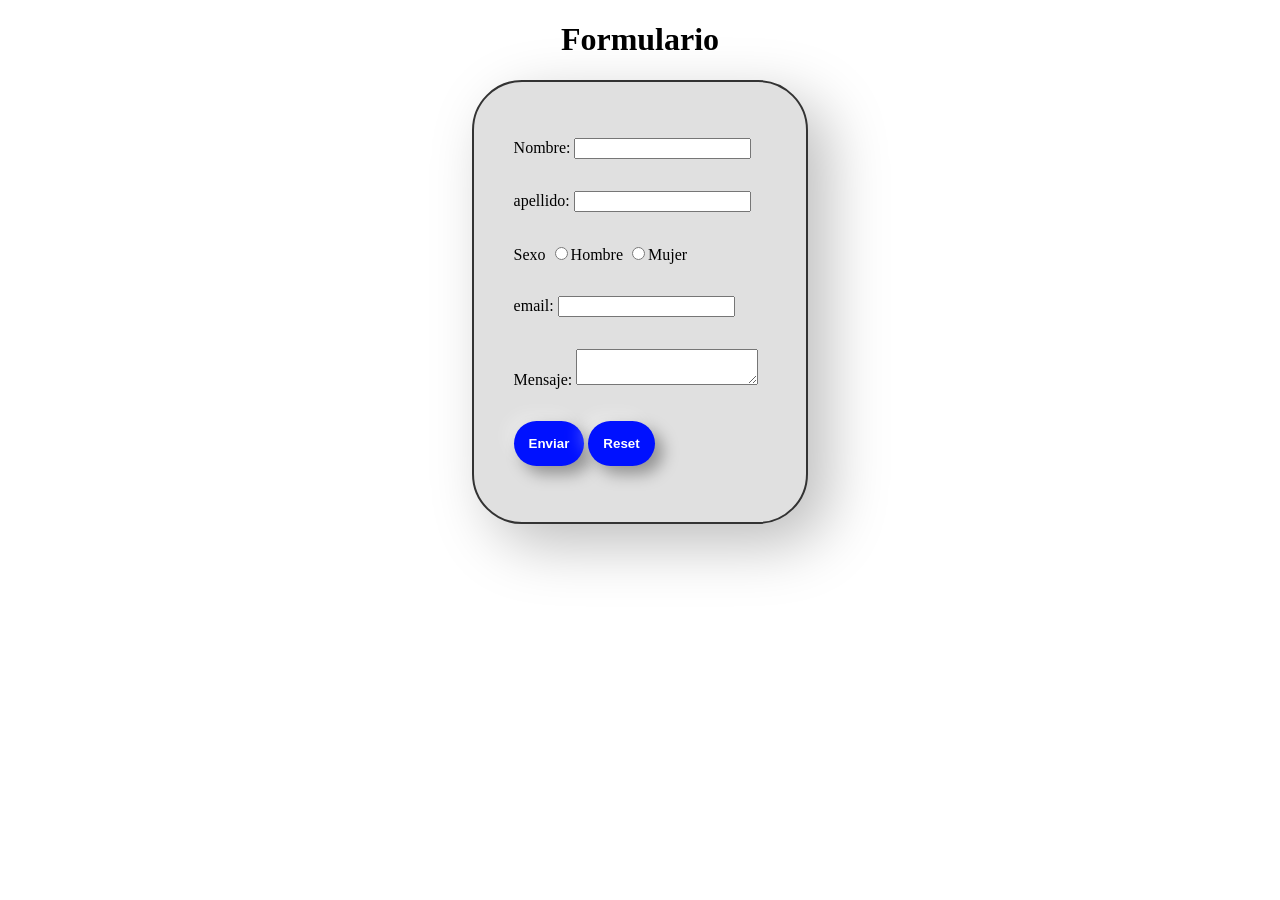
<file: 1-Formulario/index.html>
<!DOCTYPE html>
<html lang="en">
<link rel="stylesheet" href="index.css">

<head>
    <meta charset="UTF-8">
    <title>Document</title>
</head>

<body>
    <center>
        <h1>Formulario</h1>
    </center>
    <form>
        <p>
            <label for="nombre"> Nombre:</label>
            <input type="text" id="nombre" name="nombre">
        </p>
        <p>
            <label for="apellido"> apellido:</label>
            <input type="text" id="apellido" name="apellido">
        </p>
        <p>
            <label for="sexo"> Sexo</label>
            <input type="radio" name="sexo" value="Hombre">Hombre
            <input type="radio" name="sexo" value="Mujer">Mujer

        </p>
        <p>
            <label for="email"> email:</label>
            <input type="text" id="email" name="email">
        </p>
        <p>
            <label for="textarea">Mensaje:</label>
            <textarea id="textarea" name="textarea"></textarea>
        </p>
        <p>
            <button class="mi-boton">Enviar</button>
            <button class="mi-boton">Reset</button>
        </p>
    </form>
</body>

</html>
</file>
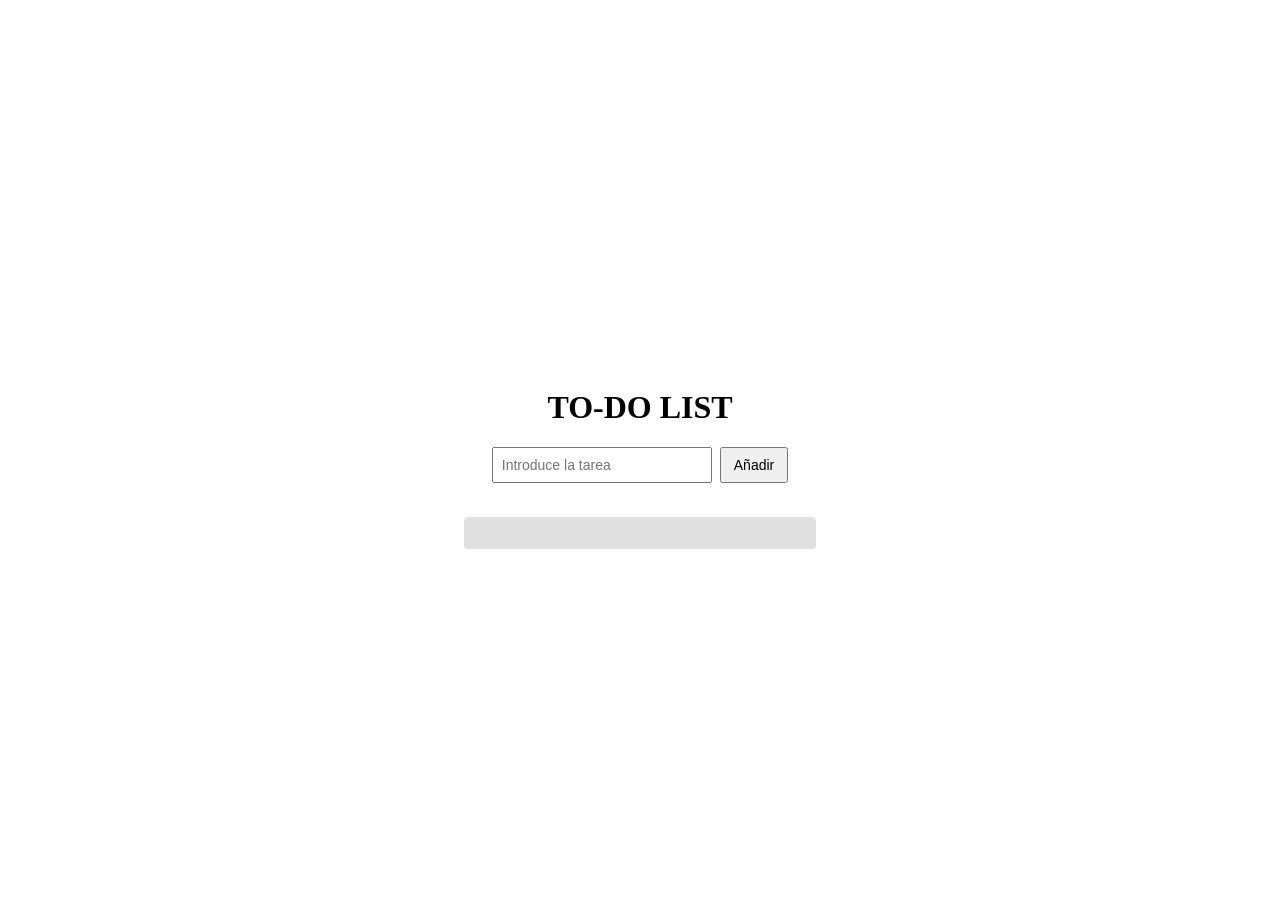
<file: 2-Formulario/index.html>
<html>
<link rel="stylesheet" href="index.css">
<!doctype html>
<html lang="es">
<head>
    <meta charset="utf-8" />
    <meta name="viewport" content="width=device-width,initial-scale=1" />
    <title>TO-DO List</title>
    <link rel="stylesheet" href="index.css">
</head>
<body>

    <h1>TO-DO LIST</h1>

    <form id="taskForm">
        <input id="taskInput" type="text" placeholder="Introduce la tarea" autocomplete="off" />
        <button id="addButton" type="submit">Añadir</button>
    </form>

    <div class="todo-box">
        <ul id="todoList"></ul>
    </div>

    <script src="script.js"></script>
</body>
</html>






    
    <p id="mensaje" style="display: none;">Estás dentro</p>
    <script src="script.js"></script>
</body>

</html>
</file>
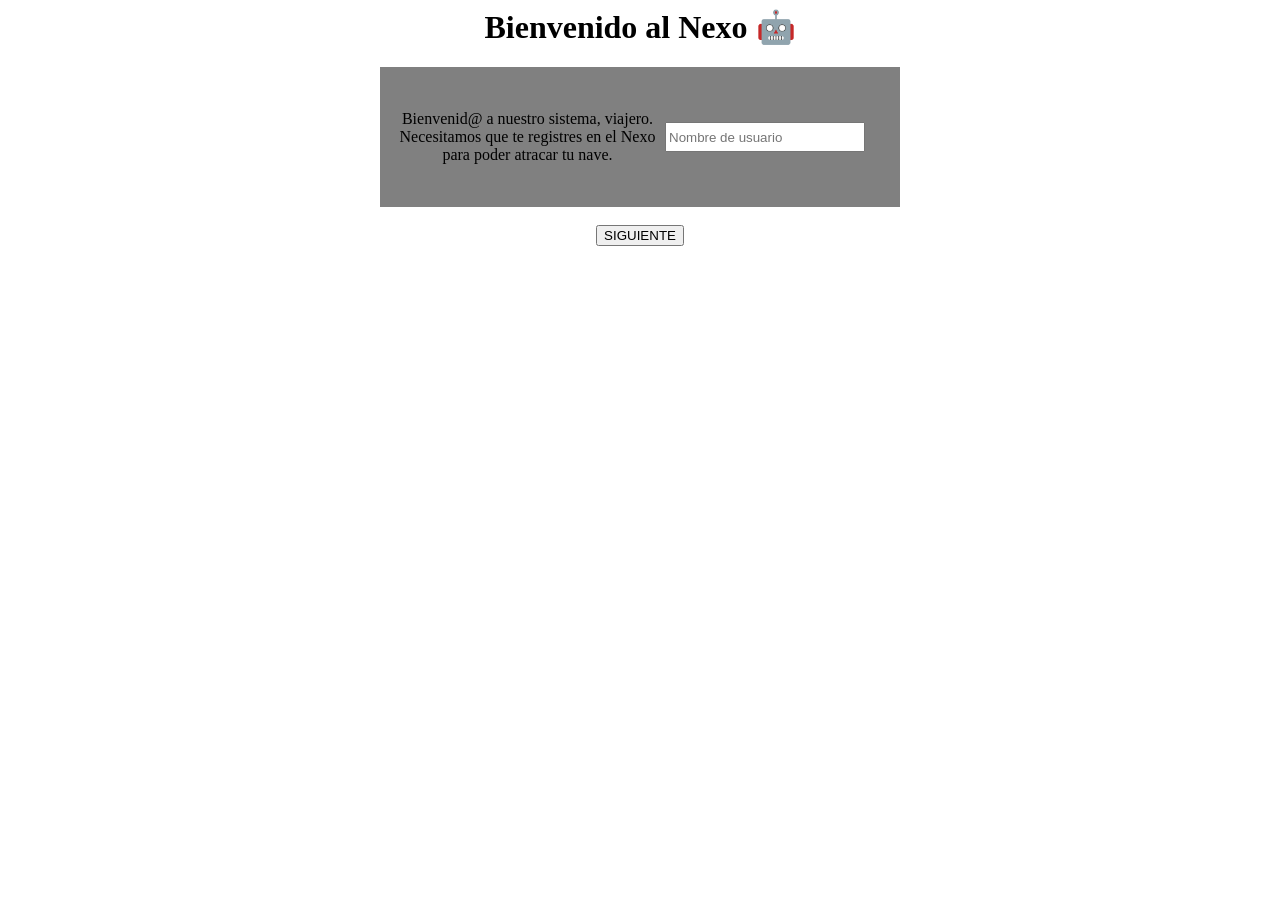
<file: examen/assets/index.html>
<html>

<head>
    <title>Formulario por partes</title>
    <link rel="stylesheet" href="styles.css">
</head>

<body>
    <script src="script.js"></script>

    <center>
        <h1>Bienvenido al Nexo 🤖</h1>

        <div class="cuadro">
            <p id="texto">
                Bienvenid@ a nuestro sistema, viajero.
                Necesitamos que te registres en el Nexo
                para poder atracar tu nave.
            </p>

            <input type="text" id="dato" placeholder="Nombre de usuario">
        </div>

        <br>
        <button onclick="siguiente()">SIGUIENTE</button>
    </center>

</body>

</html>
</file>
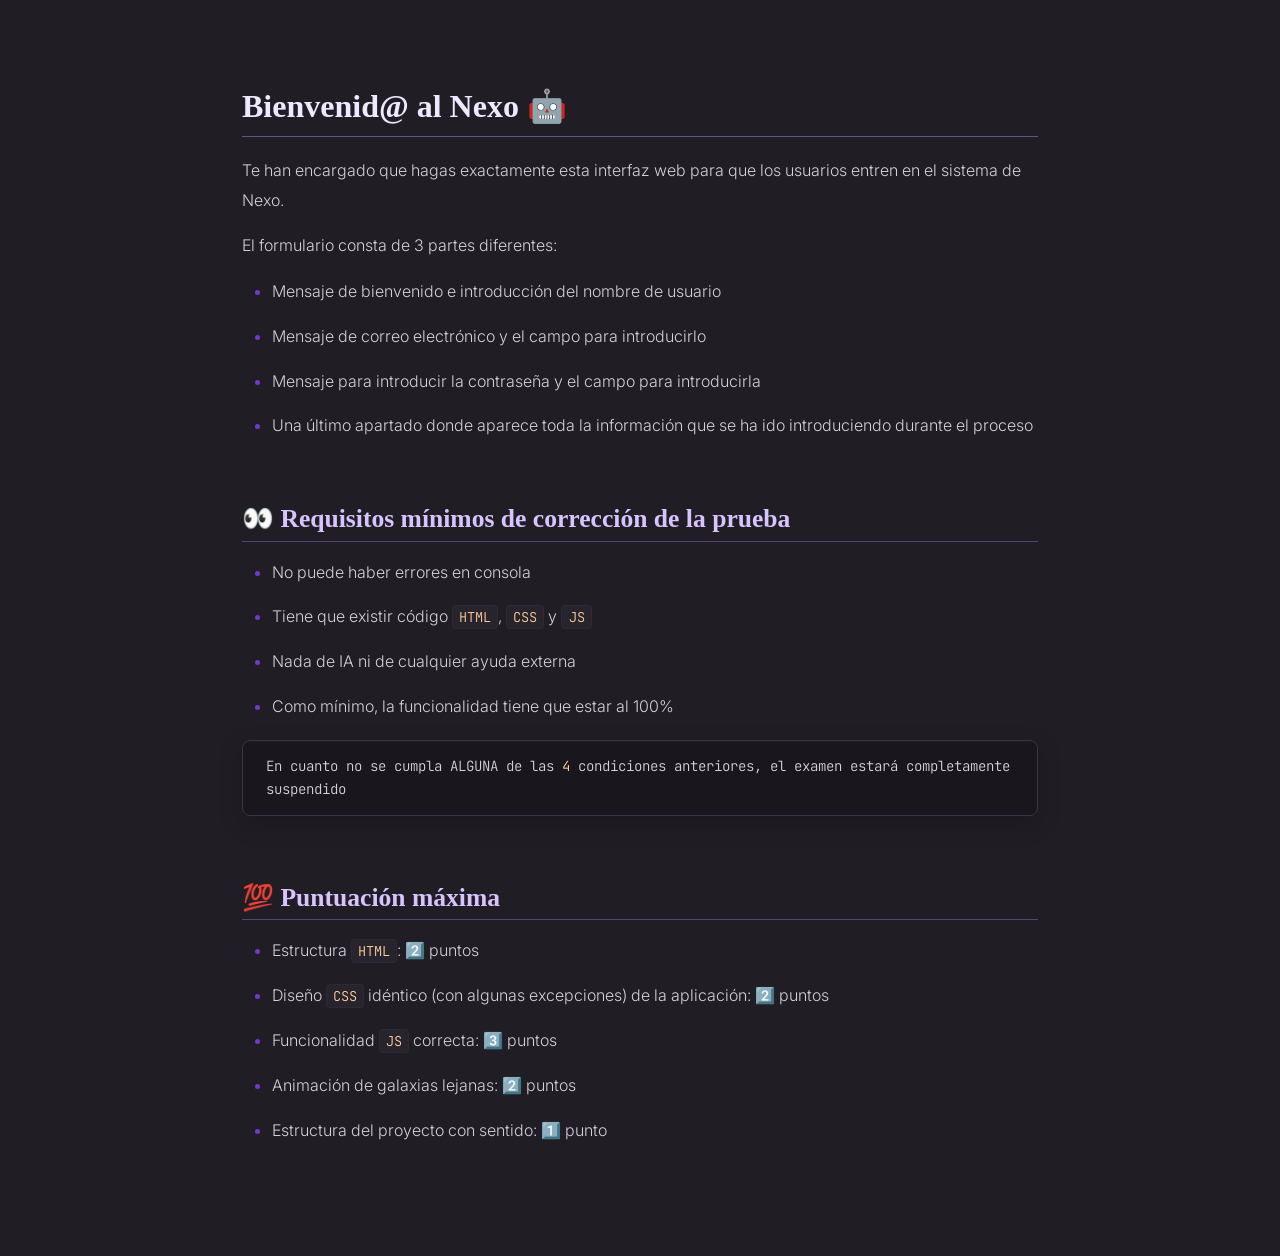
<file: examen/assets/examen Nexo.html>
<!doctype html>
<html>
<head>
<meta charset='UTF-8'><meta name='viewport' content='width=device-width initial-scale=1'><style type='text/css'>html {overflow-x: initial !important;}</style>
<style type='text/css'  id="style-base">:root { --bg-color: #ffffff; --text-color: #333333; --select-text-bg-color: #B5D6FC; --select-text-font-color: auto; --monospace: "Lucida Console",Consolas,"Courier",monospace; --title-bar-height: 20px; }
.mac-os-11 { --title-bar-height: 28px; }
html { font-size: 14px; background-color: var(--bg-color); color: var(--text-color); font-family: "Helvetica Neue", Helvetica, Arial, "Segoe UI Emoji", "SF Pro", sans-serif; -webkit-font-smoothing: antialiased; }
h1, h2, h3, h4, h5 { white-space: pre-wrap; }
body { margin: 0px; padding: 0px; height: auto; inset: 0px; font-size: 1rem; line-height: 1.42857; overflow-x: hidden; background: inherit; }
iframe { margin: auto; }
a.url { word-break: break-all; }
a:active, a:hover { outline: 0px; }
.in-text-selection, ::selection { text-shadow: none; background: var(--select-text-bg-color); color: var(--select-text-font-color); }
#write { margin: 0px auto; height: auto; width: inherit; word-break: normal; overflow-wrap: break-word; position: relative; white-space: normal; overflow-x: visible; padding-top: 36px; }
#write.first-line-indent p { text-indent: 2em; }
#write.first-line-indent li p, #write.first-line-indent p *, #write.first-line-indent svg * { text-indent: 0px; }
#write.first-line-indent li { margin-left: 2em; }
.for-image #write { padding-left: 8px; padding-right: 8px; }
body.typora-export { padding-left: 30px; padding-right: 30px; }
.typora-export .footnote-line, .typora-export li, .typora-export p { white-space: pre-wrap; }
.typora-export .task-list-item input { pointer-events: none; }
@media screen and (max-width: 500px) {
  body.typora-export { padding-left: 0px; padding-right: 0px; }
  #write { padding-left: 20px; padding-right: 20px; }
}
#write li > figure:last-child { margin-bottom: 0.5rem; }
#write ol, #write ul { position: relative; }
img { max-width: 100%; vertical-align: middle; image-orientation: from-image; }
button, input, select, textarea { color: inherit; font: inherit; }
input[type="checkbox"], input[type="radio"] { line-height: normal; padding: 0px; }
*, ::after, ::before { box-sizing: border-box; }
#write h1, #write h2, #write h3, #write h4, #write h5, #write h6, #write p, #write pre { width: inherit; position: relative; }
#write svg h1, #write svg h2, #write svg h3, #write svg h4, #write svg h5, #write svg h6, #write svg p { position: static; }
svg sub, svg sup { position: static; }
.nodeLabel p { padding-right: 2px; padding-left: 2px; }
.typora-export .nodeLabel p { padding-right: 0px; padding-left: 0px; }
foreignobject { overflow: visible; }
p { line-height: inherit; }
h1, h2, h3, h4, h5, h6 { break-after: avoid-page; break-inside: avoid; orphans: 4; }
p { orphans: 4; }
li p { orphans: 1; }
h1 { font-size: 2rem; }
h2 { font-size: 1.8rem; }
h3 { font-size: 1.6rem; }
h4 { font-size: 1.4rem; }
h5 { font-size: 1.2rem; }
h6 { font-size: 1rem; }
.md-math-block, .md-rawblock, h1, h2, h3, h4, h5, h6, p { margin-top: 1rem; margin-bottom: 1rem; }
.hidden { display: none; }
.md-blockmeta { color: rgb(204, 204, 204); font-weight: 700; font-style: italic; }
a { cursor: pointer; }
sup.md-footnote { padding: 2px 4px; background-color: rgba(238, 238, 238, 0.7); color: rgb(85, 85, 85); border-radius: 4px; cursor: pointer; }
sup.md-footnote a, sup.md-footnote a:hover { color: inherit; text-transform: inherit; text-decoration: inherit; }
#write input[type="checkbox"] { cursor: pointer; width: inherit; height: inherit; }
figure { overflow-x: auto; margin: 1.2em 0px; max-width: calc(100% + 16px); padding: 0px; }
figure > table { margin: 0px; }
thead, tr { break-inside: avoid; break-after: auto; }
thead { display: table-header-group; }
table { border-collapse: collapse; border-spacing: 0px; width: 100%; overflow: auto; break-inside: auto; text-align: left; }
table.md-table td { min-width: 32px; }
.CodeMirror-gutters { border-right: 0px; background-color: inherit; }
.CodeMirror-linenumber { user-select: none; }
.CodeMirror { text-align: left; }
.CodeMirror-placeholder { opacity: 0.3; }
.CodeMirror pre { padding: 0px 4px; }
.CodeMirror-lines { padding: 0px; }
div.hr:focus { cursor: none; }
#write pre { white-space: pre-wrap; }
#write.fences-no-line-wrapping pre { white-space: pre; }
#write pre.ty-contain-cm { white-space: normal; }
.CodeMirror-gutters { margin-right: 4px; }
.md-fences { font-size: 0.9rem; display: block; break-inside: avoid; text-align: left; overflow: visible; white-space: pre; background: inherit; position: relative !important; }
.md-fences-adv-panel { width: 100%; margin-top: 10px; text-align: center; padding-top: 0px; padding-bottom: 8px; overflow-x: auto; }
#write .md-fences.mock-cm { white-space: pre-wrap; }
.md-fences.md-fences-with-lineno { padding-left: 0px; }
#write.fences-no-line-wrapping .md-fences.mock-cm { white-space: pre; overflow-x: auto; }
.md-fences.mock-cm.md-fences-with-lineno { padding-left: 8px; }
.CodeMirror-line, twitterwidget { break-inside: avoid; }
svg { break-inside: avoid; }
.footnotes { opacity: 0.8; font-size: 0.9rem; margin-top: 1em; margin-bottom: 1em; }
.footnotes + .footnotes { margin-top: 0px; }
.md-reset { margin: 0px; padding: 0px; border: 0px; outline: 0px; vertical-align: top; background: 0px 0px; text-decoration: none; text-shadow: none; float: none; position: static; width: auto; height: auto; white-space: nowrap; cursor: inherit; -webkit-tap-highlight-color: transparent; line-height: normal; font-weight: 400; text-align: left; box-sizing: content-box; direction: ltr; }
li div { padding-top: 0px; }
blockquote { margin: 1rem 0px; }
li .mathjax-block, li p { margin: 0.5rem 0px; }
li blockquote { margin: 1rem 0px; }
li { margin: 0px; position: relative; }
blockquote > :last-child { margin-bottom: 0px; }
blockquote > :first-child, li > :first-child { margin-top: 0px; }
.footnotes-area { color: rgb(136, 136, 136); margin-top: 0.714rem; padding-bottom: 0.143rem; white-space: normal; }
#write .footnote-line { white-space: pre-wrap; }
@media print {
  body, html { border: 1px solid transparent; height: 99%; break-after: avoid; break-before: avoid; font-variant-ligatures: no-common-ligatures; }
  #write { margin-top: 0px; border-color: transparent !important; padding-top: 0px !important; padding-bottom: 0px !important; }
  .typora-export * { -webkit-print-color-adjust: exact; }
  .typora-export #write { break-after: avoid; }
  .typora-export #write::after { height: 0px; }
  .is-mac table { break-inside: avoid; }
  #write > p:nth-child(1) { margin-top: 0px; }
  .typora-export-show-outline .typora-export-sidebar { display: none; }
  figure { overflow-x: visible; }
}
.footnote-line { margin-top: 0.714em; font-size: 0.7em; }
a img, img a { cursor: pointer; }
pre.md-meta-block { font-size: 0.8rem; min-height: 0.8rem; white-space: pre-wrap; background: rgb(204, 204, 204); display: block; overflow-x: hidden; }
p > .md-image:only-child:not(.md-img-error) img, p > img:only-child { display: block; margin: auto; }
#write.first-line-indent p > .md-image:only-child:not(.md-img-error) img { left: -2em; position: relative; }
p > .md-image:only-child { display: inline-block; width: 100%; }
#write .MathJax_Display { margin: 0.8em 0px 0px; }
.md-math-block { width: 100%; }
.md-math-block:not(:empty)::after { display: none; }
.MathJax_ref { fill: currentcolor; }
[contenteditable="true"]:active, [contenteditable="true"]:focus, [contenteditable="false"]:active, [contenteditable="false"]:focus { outline: 0px; box-shadow: none; }
.md-task-list-item { position: relative; list-style-type: none; }
.task-list-item.md-task-list-item { padding-left: 0px; }
.md-task-list-item > input { position: absolute; top: 0px; left: 0px; margin-left: -1.2em; margin-top: calc(1em - 10px); border: none; }
.math { font-size: 1rem; }
.md-toc { min-height: 3.58rem; position: relative; font-size: 0.9rem; border-radius: 10px; }
.md-toc-content { position: relative; margin-left: 0px; }
.md-toc-content::after, .md-toc::after { display: none; }
.md-toc-item { display: block; color: rgb(65, 131, 196); }
.md-toc-item a { text-decoration: none; }
.md-toc-inner:hover { text-decoration: underline; }
.md-toc-inner { display: inline-block; cursor: pointer; }
.md-toc-h1 .md-toc-inner { margin-left: 0px; font-weight: 700; }
.md-toc-h2 .md-toc-inner { margin-left: 2em; }
.md-toc-h3 .md-toc-inner { margin-left: 4em; }
.md-toc-h4 .md-toc-inner { margin-left: 6em; }
.md-toc-h5 .md-toc-inner { margin-left: 8em; }
.md-toc-h6 .md-toc-inner { margin-left: 10em; }
@media screen and (max-width: 48em) {
  .md-toc-h3 .md-toc-inner { margin-left: 3.5em; }
  .md-toc-h4 .md-toc-inner { margin-left: 5em; }
  .md-toc-h5 .md-toc-inner { margin-left: 6.5em; }
  .md-toc-h6 .md-toc-inner { margin-left: 8em; }
}
a.md-toc-inner { font-size: inherit; font-style: inherit; font-weight: inherit; line-height: inherit; }
.footnote-line a:not(.reversefootnote) { color: inherit; }
.reversefootnote { font-family: ui-monospace, sans-serif; }
.md-attr { display: none; }
.md-fn-count::after { content: "."; }
code, pre, samp, tt { font-family: var(--monospace); }
kbd { margin: 0px 0.1em; padding: 0.1em 0.6em; font-size: 0.8em; color: rgb(36, 39, 41); background: rgb(255, 255, 255); border: 1px solid rgb(173, 179, 185); border-radius: 3px; box-shadow: rgba(12, 13, 14, 0.2) 0px 1px 0px, rgb(255, 255, 255) 0px 0px 0px 2px inset; white-space: nowrap; vertical-align: middle; }
.md-comment { color: rgb(162, 127, 3); opacity: 0.6; font-family: var(--monospace); }
code { text-align: left; vertical-align: initial; }
a.md-print-anchor { white-space: pre !important; border-width: initial !important; border-style: none !important; border-color: initial !important; display: inline-block !important; position: absolute !important; width: 1px !important; right: 0px !important; outline: 0px !important; background: 0px 0px !important; text-decoration: initial !important; text-shadow: initial !important; }
.os-windows.monocolor-emoji .md-emoji { font-family: "Segoe UI Symbol", sans-serif; }
.md-diagram-panel > svg { max-width: 100%; }
[lang="flow"] svg, [lang="mermaid"] svg { max-width: 100%; height: auto; }
[lang="mermaid"] .node text { font-size: 1rem; }
table tr th { border-bottom: 0px; }
video { max-width: 100%; display: block; margin: 0px auto; }
iframe { max-width: 100%; width: 100%; border: none; }
.highlight td, .highlight tr { border: 0px; }
mark { background: rgb(255, 255, 0); color: rgb(0, 0, 0); }
.md-html-inline .md-plain, .md-html-inline strong, mark .md-inline-math, mark strong { color: inherit; }
.md-expand mark .md-meta { opacity: 0.3 !important; }
mark .md-meta { color: rgb(0, 0, 0); }
@media print {
  .typora-export h1, .typora-export h2, .typora-export h3, .typora-export h4, .typora-export h5, .typora-export h6 { break-inside: avoid; }
}
.md-diagram-panel .messageText { stroke: none !important; }
.md-diagram-panel .start-state { fill: var(--node-fill); }
.md-diagram-panel .edgeLabel rect { opacity: 1 !important; }
.md-fences.md-fences-math { font-size: 1em; }
.md-fences-advanced:not(.md-focus) { padding: 0px; white-space: nowrap; border: 0px; }
.md-fences-advanced:not(.md-focus) { background: inherit; }
.mermaid-svg { margin: auto; }
.typora-export-show-outline .typora-export-content { max-width: 1440px; margin: auto; display: flex; flex-direction: row; }
.typora-export-sidebar { width: 300px; font-size: 0.8rem; margin-top: 80px; margin-right: 18px; }
.typora-export-show-outline #write { --webkit-flex: 2; flex: 2 1 0%; }
.typora-export-sidebar .outline-content { position: fixed; top: 0px; max-height: 100%; overflow: hidden auto; padding-bottom: 30px; padding-top: 60px; width: 300px; }
@media screen and (max-width: 1024px) {
  .typora-export-sidebar, .typora-export-sidebar .outline-content { width: 240px; }
}
@media screen and (max-width: 800px) {
  .typora-export-sidebar { display: none; }
}
.outline-content li, .outline-content ul { margin-left: 0px; margin-right: 0px; padding-left: 0px; padding-right: 0px; list-style: none; overflow-wrap: anywhere; }
.outline-content ul { margin-top: 0px; margin-bottom: 0px; }
.outline-content strong { font-weight: 400; }
.outline-expander { width: 1rem; height: 1.42857rem; position: relative; display: table-cell; vertical-align: middle; cursor: pointer; padding-left: 4px; }
.outline-expander::before { content: ""; position: relative; font-family: Ionicons; display: inline-block; font-size: 8px; vertical-align: middle; }
.outline-item { padding-top: 3px; padding-bottom: 3px; cursor: pointer; }
.outline-expander:hover::before { content: ""; }
.outline-h1 > .outline-item { padding-left: 0px; }
.outline-h2 > .outline-item { padding-left: 1em; }
.outline-h3 > .outline-item { padding-left: 2em; }
.outline-h4 > .outline-item { padding-left: 3em; }
.outline-h5 > .outline-item { padding-left: 4em; }
.outline-h6 > .outline-item { padding-left: 5em; }
.outline-label { cursor: pointer; display: table-cell; vertical-align: middle; text-decoration: none; color: inherit; }
.outline-label:hover { text-decoration: underline; }
.outline-item:hover { border-color: rgb(245, 245, 245); background-color: var(--item-hover-bg-color); }
.outline-item:hover { margin-left: -28px; margin-right: -28px; border-left: 28px solid transparent; border-right: 28px solid transparent; }
.outline-item-single .outline-expander::before, .outline-item-single .outline-expander:hover::before { display: none; }
.outline-item-open > .outline-item > .outline-expander::before { content: ""; }
.outline-children { display: none; }
.info-panel-tab-wrapper { display: none; }
.outline-item-open > .outline-children { display: block; }
.typora-export .outline-item { padding-top: 1px; padding-bottom: 1px; }
.typora-export .outline-item:hover { margin-right: -8px; border-right: 8px solid transparent; }
.typora-export .outline-expander::before { content: "+"; font-family: inherit; top: -1px; }
.typora-export .outline-expander:hover::before, .typora-export .outline-item-open > .outline-item > .outline-expander::before { content: "−"; }
.typora-export-collapse-outline .outline-children { display: none; }
.typora-export-collapse-outline .outline-item-open > .outline-children, .typora-export-no-collapse-outline .outline-children { display: block; }
.typora-export-no-collapse-outline .outline-expander::before { content: "" !important; }
.typora-export-show-outline .outline-item-active > .outline-item .outline-label { font-weight: 700; }
.md-inline-math-container mjx-container { zoom: 0.95; }
mjx-container { break-inside: avoid; }
.md-alert.md-alert-note { border-left-color: rgb(9, 105, 218); }
.md-alert.md-alert-important { border-left-color: rgb(130, 80, 223); }
.md-alert.md-alert-warning { border-left-color: rgb(154, 103, 0); }
.md-alert.md-alert-tip { border-left-color: rgb(31, 136, 61); }
.md-alert.md-alert-caution { border-left-color: rgb(207, 34, 46); }
.md-alert { padding: 0px 1em; margin-bottom: 16px; color: inherit; border-left: 0.25em solid rgb(0, 0, 0); }
.md-alert-text-note { color: rgb(9, 105, 218); }
.md-alert-text-important { color: rgb(130, 80, 223); }
.md-alert-text-warning { color: rgb(154, 103, 0); }
.md-alert-text-tip { color: rgb(31, 136, 61); }
.md-alert-text-caution { color: rgb(207, 34, 46); }
.md-alert-text { font-size: 0.9rem; font-weight: 700; }
.md-alert-text svg { fill: currentcolor; position: relative; top: 0.125em; margin-right: 1ch; overflow: visible; }
.md-alert-text-container::after { content: attr(data-text); text-transform: capitalize; pointer-events: none; margin-right: 1ch; }

</style>
<style type='text/css'  id="style-codemirror">.CodeMirror { height: auto; }
.CodeMirror.cm-s-inner { background: inherit; }
.CodeMirror-scroll { overflow: auto hidden; z-index: 3; }
.CodeMirror-gutter-filler, .CodeMirror-scrollbar-filler { background-color: rgb(255, 255, 255); }
.CodeMirror-gutters { border-right: 1px solid rgb(221, 221, 221); background: inherit; white-space: nowrap; }
.CodeMirror-linenumber { padding: 0px 3px 0px 5px; text-align: right; color: rgb(153, 153, 153); }
.cm-s-inner .cm-keyword { color: rgb(119, 0, 136); }
.cm-s-inner .cm-atom, .cm-s-inner.cm-atom { color: rgb(34, 17, 153); }
.cm-s-inner .cm-number { color: rgb(17, 102, 68); }
.cm-s-inner .cm-def { color: rgb(0, 0, 255); }
.cm-s-inner .cm-variable { color: rgb(0, 0, 0); }
.cm-s-inner .cm-variable-2 { color: rgb(0, 85, 170); }
.cm-s-inner .cm-variable-3 { color: rgb(0, 136, 85); }
.cm-s-inner .cm-string { color: rgb(170, 17, 17); }
.cm-s-inner .cm-property { color: rgb(0, 0, 0); }
.cm-s-inner .cm-operator { color: rgb(152, 26, 26); }
.cm-s-inner .cm-comment, .cm-s-inner.cm-comment { color: rgb(170, 85, 0); }
.cm-s-inner .cm-string-2 { color: rgb(255, 85, 0); }
.cm-s-inner .cm-meta { color: rgb(85, 85, 85); }
.cm-s-inner .cm-qualifier { color: rgb(85, 85, 85); }
.cm-s-inner .cm-builtin { color: rgb(51, 0, 170); }
.cm-s-inner .cm-bracket { color: rgb(153, 153, 119); }
.cm-s-inner .cm-tag { color: rgb(17, 119, 0); }
.cm-s-inner .cm-attribute { color: rgb(0, 0, 204); }
.cm-s-inner .cm-header, .cm-s-inner.cm-header { color: rgb(0, 0, 255); }
.cm-s-inner .cm-quote, .cm-s-inner.cm-quote { color: rgb(0, 153, 0); }
.cm-s-inner .cm-hr, .cm-s-inner.cm-hr { color: rgb(153, 153, 153); }
.cm-s-inner .cm-link, .cm-s-inner.cm-link { color: rgb(0, 0, 204); }
.cm-negative { color: rgb(221, 68, 68); }
.cm-positive { color: rgb(34, 153, 34); }
.cm-header, .cm-strong { font-weight: 700; }
.cm-del { text-decoration: line-through; }
.cm-em { font-style: italic; }
.cm-link { text-decoration: underline; }
.cm-error { color: red; }
.cm-invalidchar { color: red; }
.cm-constant { color: rgb(38, 139, 210); }
.cm-defined { color: rgb(181, 137, 0); }
div.CodeMirror span.CodeMirror-matchingbracket { color: rgb(0, 255, 0); }
div.CodeMirror span.CodeMirror-nonmatchingbracket { color: rgb(255, 34, 34); }
.cm-s-inner .CodeMirror-activeline-background { background: inherit; }
.CodeMirror { position: relative; overflow: hidden; }
.CodeMirror-scroll { height: 100%; outline: 0px; position: relative; box-sizing: content-box; background: inherit; }
.CodeMirror-sizer { position: relative; }
.CodeMirror-gutter-filler, .CodeMirror-hscrollbar, .CodeMirror-scrollbar-filler, .CodeMirror-vscrollbar { position: absolute; z-index: 6; display: none; outline: 0px; }
.CodeMirror-vscrollbar { right: 0px; top: 0px; overflow: hidden; }
.CodeMirror-hscrollbar { bottom: 0px; left: 0px; overflow: auto hidden; }
.CodeMirror-scrollbar-filler { right: 0px; bottom: 0px; }
.CodeMirror-gutter-filler { left: 0px; bottom: 0px; }
.CodeMirror-gutters { position: absolute; left: 0px; top: 0px; padding-bottom: 10px; z-index: 3; overflow-y: hidden; }
.CodeMirror-gutter { white-space: normal; height: 100%; box-sizing: content-box; padding-bottom: 30px; margin-bottom: -32px; display: inline-block; }
.CodeMirror-gutter-wrapper { position: absolute; z-index: 4; background: 0px 0px !important; border: none !important; }
.CodeMirror-gutter-background { position: absolute; top: 0px; bottom: 0px; z-index: 4; }
.CodeMirror-gutter-elt { position: absolute; cursor: default; z-index: 4; }
.CodeMirror-lines { cursor: text; }
.CodeMirror pre { border-radius: 0px; border-width: 0px; background: 0px 0px; font-family: inherit; font-size: inherit; margin: 0px; white-space: pre; overflow-wrap: normal; color: inherit; z-index: 2; position: relative; overflow: visible; }
.CodeMirror-wrap pre { overflow-wrap: break-word; white-space: pre-wrap; word-break: normal; }
.CodeMirror-code pre { border-right: 30px solid transparent; width: fit-content; }
.CodeMirror-wrap .CodeMirror-code pre { border-right: none; width: auto; }
.CodeMirror-linebackground { position: absolute; inset: 0px; z-index: 0; }
.CodeMirror-linewidget { position: relative; z-index: 2; overflow: auto; }
.CodeMirror-wrap .CodeMirror-scroll { overflow-x: hidden; }
.CodeMirror-measure { position: absolute; width: 100%; height: 0px; overflow: hidden; visibility: hidden; }
.CodeMirror-measure pre { position: static; }
.CodeMirror div.CodeMirror-cursor { position: absolute; visibility: hidden; border-right: none; width: 0px; }
.CodeMirror div.CodeMirror-cursor { visibility: hidden; }
.CodeMirror-focused div.CodeMirror-cursor { visibility: inherit; }
.cm-searching { background: rgba(255, 255, 0, 0.4); }
span.cm-underlined { text-decoration: underline; }
span.cm-strikethrough { text-decoration: line-through; }
.cm-tw-syntaxerror { color: rgb(255, 255, 255); background-color: rgb(153, 0, 0); }
.cm-tw-deleted { text-decoration: line-through; }
.cm-tw-header5 { font-weight: 700; }
.cm-tw-listitem:first-child { padding-left: 10px; }
.cm-tw-box { border-style: solid; border-right-width: 1px; border-bottom-width: 1px; border-left-width: 1px; border-color: inherit; border-top-width: 0px !important; }
.cm-tw-underline { text-decoration: underline; }
@media print {
  .CodeMirror div.CodeMirror-cursor { visibility: hidden; }
}

</style>
<link rel='stylesheet' href='https://fonts.googleapis.com/css2?family=Inter:wght@400;500;600;700&amp;family=JetBrains+Mono:wght@400;700&amp;display=swap' type='text/css' />
<style type='text/css'  id="style-theme_css">/* ============================================
    Author: suhan
    https://github.com/suhan42/typora-nocturne-theme

   BASE
   ============================================ */

@import url('https://fonts.googleapis.com/css2?family=Inter:wght@400;500;600;700&family=JetBrains+Mono:wght@400;700&display=swap');

:root {
    /* Fonts */
    --font-sans: -apple-system, BlinkMacSystemFont,'Inter', "Noto Sans CJK SC", "Microsoft YaHei", "PingFang SC", "Hiragino Sans GB", sans-serif;
    --font-heading: -apple-system, BlinkMacSystemFont, "Noto Serif CJK SC", "Source Han Serif SC", "Songti SC", "SimSun", serif;
    --font-mono: "Cascadia Code", "Fira Code", "JetBrains Mono", "SFMono-Regular", Consolas, "Liberation Mono", Menlo, monospace;

    /* Surfaces */
    --bg-color:               #211d25;
    --bg-color-deep:          #19161d;
    --bg-color-panel:         #28242e;
    --bg-color-panel-strong:  #2c2634;
    --side-bar-bg-color:      var(--bg-color-deep);

    /* Text */
    --text-color:             #e8e6ec;
    --text-color-secondary:   #d4d0da;
    --text-color-muted:       #938f9b;
    --md-char-color:          #4a4353;
    --meta-content-color:     #6b5f7a;

    /* Accents */
    --primary-color:          #b080ff;
    --accent-purple-soft:     #d4c5f9;
    --accent-blue:            #8dc8fb;
    --accent-cyan:            #80f4ff;
    --accent-green:           #80ffb5;
    --accent-pink:            #ff80b5;
    --accent-amber:           #ffcf99;
    --accent-red:             #ff8080;

    /* Transparent color channels / 透明色通道 */
    --primary-rgb:             176, 128, 255;
    --primary-deep-rgb:        113, 56, 204;
    --accent-blue-rgb:         141, 200, 251;
    --accent-cyan-rgb:         128, 244, 255;
    --accent-green-rgb:        128, 255, 181;
    --accent-red-rgb:          255, 128, 128;
    --text-rgb:                232, 230, 236;
    --accent-purple-soft-rgb:  212, 197, 249;
    --bg-color-deep-rgb:       25, 22, 29;
    --bg-color-panel-rgb:      40, 36, 46;
    --border-color-strong-rgb: 58, 51, 68;
    --white-rgb:               255, 255, 255;
    --black-rgb:               0, 0, 0;

    /* Transparent semantic tokens / 常用透明色 */
    --primary-bg-subtle:       rgba(var(--primary-rgb), 0.08);
    --primary-bg-soft:         rgba(var(--primary-rgb), 0.1);
    --primary-bg-highlight:    rgba(var(--primary-rgb), 0.14);
    --primary-bg-active:       rgba(var(--primary-rgb), 0.24);
    --primary-bg-selected:     rgba(var(--primary-rgb), 0.45);
    --primary-border-subtle:   rgba(var(--primary-rgb), 0.28);
    --primary-border-medium:   rgba(var(--primary-rgb), 0.35);
    --primary-border-strong:   rgba(var(--primary-rgb), 0.5);
    --link-underline-color:    rgba(var(--accent-blue-rgb), 0.32);
    --link-hover-bg-color:     rgba(var(--accent-cyan-rgb), 0.1);
    --link-hover-line-color:   rgba(var(--accent-cyan-rgb), 0.78);
    --surface-hairline:        rgba(var(--white-rgb), 0.03);
    --shadow-soft:             rgba(var(--black-rgb), 0.18);
    --shadow-medium:           rgba(var(--black-rgb), 0.22);

    /* Borders and states */
    --border-color:           #2e2935;
    --border-color-strong:    #3a3344;
    --selection-bg:           rgba(var(--primary-rgb), 0.38);
    --primary-btn-border-color: #7138cc;
    --primary-btn-text-color: #ffffff;
    --window-border:          1px solid var(--border-color);
    --active-file-bg-color:   var(--bg-color-panel);
    --active-file-text-color: #e2d3fe;
    --active-file-border-color: var(--primary-color);
    --item-hover-bg-color:    var(--primary-bg-subtle);
    --item-hover-text-color:  #e2d3fe;
    --monospace:              var(--font-mono);

    /* Mermaid */
    --mermaid-theme:          neutral;
    --mermaid-font-family:    var(--font-sans);
    --mermaid-sequence-numbers: off;
    --mermaid-flowchart-curve: basis;
}

/* 全局选区：避免暗色主题下出现浅底浅字。 */
::selection {
    background: var(--selection-bg);
    color: #ffffff;
}

#write ::selection {
    background: var(--selection-bg);
    color: #ffffff;
}

/* Keep the writing cursor visible on colored inline text.
   CodeMirror/code blocks override this later. */
#write,
#write * {
    caret-color: #ffffff;
}

#write .md-fences,
#write .md-fences *,
.cm-s-inner,
.cm-s-inner * {
    caret-color: #dcfb77;
}

html {
    font-size: 16px;
    background-color: var(--bg-color);
}

/* 源码模式：强制使用主题背景，避免切换时回落到默认浅色样式。 */
#typora-source,
#typora-source .CodeMirror,
#typora-source .CodeMirror-lines {
    background-color: var(--bg-color);
    color: var(--text-color);
}

/* 源码模式右下角按钮：避免“退出源代码模式”出现背景/文字同色。 */
.typora-sourceview-on #toggle-sourceview-btn,
#toggle-sourceview-btn:hover,
#footer-word-count:hover,
.ty-show-word-count #footer-word-count {
    background: var(--bg-color-panel) !important;
    color: #e2d3fe !important;
    border-color: var(--border-color-strong) !important;
}

#toggle-sourceview-btn {
    color: #938f9b;
}

body {
    font-family: var(--font-sans);
    color: var(--text-color);
    background-color: var(--bg-color);
    line-height: 1.8;
    font-weight: 300;
}

/* ============================================
   WRITING AREA
   ============================================ */

#write {
    max-width: 860px;
    margin: 0 auto;
    padding: 3rem 2rem 6rem;
    font-size: 1rem;
    line-height: 1.85;
    font-weight: 300;
    color: var(--text-color-secondary);
}

@media only screen and (min-width: 1400px) {
    #write {
        max-width: 1024px;
    }
}

@media only screen and (min-width: 1800px) {
    #write {
        max-width: 1200px;
    }
}

/* ============================================
   HEADINGS
   ============================================ */

#write h1,
#write h2,
#write h3,
#write h4,
#write h5,
#write h6 {
    font-family: var(--font-heading);
    font-weight: 600;
    line-height: 1.3;
    margin-top: 2.4rem;
    margin-bottom: 0.8rem;
    color: #e2d3fe;
    letter-spacing: 0;
}

#write h1 {
    font-size: 2rem;
    color: #f0e8ff;
    border-bottom: 1px solid var(--primary-border-strong);
    padding-bottom: 0.5rem;
    margin-bottom: 1.2rem;
}

#write h2 {
    font-size: 1.6rem;
    color: #d8c3ff;
    border-bottom: 1px solid rgba(var(--primary-rgb), 0.38);
    padding-bottom: 0.35rem;
}

#write h3 {
    font-size: 1.3rem;
    color: #80f4ff;
}

#write h4 {
    font-size: 1.1rem;
    color: #ff80b5;
}

#write h5 {
    font-size: 1rem;
    color: #b080ff;
}

#write h6 {
    font-size: 0.92rem;
    color: #9f99aa;
}

#write h2,
#write h3,
#write h4,
#write h5,
#write h6 {
    margin: 0.6rem 0 1rem;
}

/* ============================================
   PARAGRAPH & TEXT
   ============================================ */

#write p {
    margin: 0.6rem 0 1rem;
    color: var(--text-color-secondary);
}

#write strong {
    font-weight: 600;
    color: var(--primary-color);
}

#write em {
    color: #c4b4ee;
    font-style: italic;
}

#write sup,
#write sub {
    color: var(--accent-cyan);
    font-size: 0.7em;
    line-height: 0;
    position: relative;
}

#write sup {
    vertical-align: baseline;
    top: -0.35em;
}

#write sub {
    vertical-align: baseline;
    bottom: -0.2em;
}

/* 脚注引用和底部脚注区：保持清晰，但不打断正文阅读节奏。 */
#write .md-footnote,
#write sup.md-footnote {
    background-color: var(--primary-bg-highlight);
    color: var(--accent-purple-soft);
    border: 1px solid var(--primary-border-subtle);
    border-radius: 4px;
    padding: 0 0.28em;
    font-size: 0.78em;
    font-weight: 600;
    line-height: 1.2;
    position: relative;
    top: -0.18em;
    vertical-align: baseline;
}

#write .md-footnote:hover,
#write sup.md-footnote:hover {
    background-color: var(--primary-bg-active);
    color: #ffffff;
}

.footnotes,
.footnotes-area {
    margin-top: 2rem;
    padding-top: 1rem;
    border-top: 1px solid var(--primary-border-subtle);
    color: #b3a3dd;
    font-size: 0.92rem;
}

.footnotes-area .footnote-line,
.footnotes li {
    color: #b3a3dd;
    line-height: 1.7;
}

.footnotes-area .footnote-line:hover,
.footnotes li:hover {
    color: var(--accent-purple-soft);
}

.footnotes-area hr,
.footnotes hr {
    border: none;
    height: 1px;
    background: var(--primary-border-subtle);
}

#write a {
    color: var(--accent-blue);
    text-decoration: none;
    border-bottom: 1px solid var(--link-underline-color);
    border-radius: 3px;
    transition: color 0.15s ease, background-color 0.15s ease, border-color 0.15s ease;
}

#write a:hover {
    color: var(--accent-cyan);
    background-color: var(--link-hover-bg-color);
    border-bottom-color: var(--link-hover-line-color);
}

#write u,
#write ins {
    text-decoration-color: var(--primary-color);
    text-decoration-thickness: 1.5px;
    text-underline-offset: 3px;
}

/* ============================================
   CODE
   ============================================ */

/* Inline code */
code, tt {
    font-family: var(--font-mono);
    font-size: 0.85em;
    background-color: var(--bg-color-panel);
    color: var(--accent-amber);
    padding: 0.15em 0.45em;
    border-radius: 4px;
    border: 1px solid var(--border-color);
}

/* Code block container */
.md-fences,
code, tt {
    font-family: var(--font-mono);
}

.md-fences {
    background-color: var(--bg-color-deep);
    border: 1px solid var(--border-color-strong);
    border-radius: 8px;
    margin-top: 1.2rem;
    margin-bottom: 1.2rem;
    padding: 0.9rem 1.2rem;
    color: var(--text-color-secondary);
    font-size: 0.88em;
    line-height: 1.65;
    box-shadow:
        inset 0 1px 0 var(--surface-hairline),
        0 8px 24px var(--shadow-soft);
}

.md-fences.md-focus {
    border-color: var(--primary-border-strong);
    box-shadow:
        inset 0 1px 0 rgba(var(--white-rgb), 0.04),
        0 0 0 1px rgba(var(--primary-rgb), 0.12),
        0 8px 24px var(--shadow-medium);
}

.CodeMirror-gutters {
    background-color: #17141b;
    border-right: 1px solid var(--border-color-strong);
}

/* Mermaid / diagram preview
   Keep global text colors untouched: flowchart nodes may use light fills. */
.md-diagram-panel {
    background-color: rgba(var(--bg-color-deep-rgb), 0.32);
    border: 1px solid rgba(var(--border-color-strong-rgb), 0.72);
    border-radius: 8px;
    margin: 1rem 0;
    padding: 0.75rem;
    overflow-x: auto;
}

#write .md-focus .md-diagram-panel {
    border-color: rgba(var(--primary-rgb), 0.42);
    box-shadow: 0 0 0 1px var(--primary-bg-soft);
}

.md-diagram-panel svg {
    max-width: 100%;
}

.md-diagram-panel .messageText,
.md-diagram-panel .loopText,
.md-diagram-panel .labelText,
.md-diagram-panel .noteText,
.md-diagram-panel .sequenceNumber,
.md-diagram-panel .sectionTitle,
.md-diagram-panel .taskText,
.md-diagram-panel .taskTextOutsideRight,
.md-diagram-panel .taskTextOutsideLeft,
.md-diagram-panel .tick text,
.md-diagram-panel .todayText {
    fill: var(--text-color) !important;
    color: var(--text-color) !important;
}

.md-diagram-panel .actor-line,
.md-diagram-panel .messageLine0,
.md-diagram-panel .messageLine1,
.md-diagram-panel .loopLine,
.md-diagram-panel .noteLine,
.md-diagram-panel .activation0,
.md-diagram-panel .activation1,
.md-diagram-panel .activation2,
.md-diagram-panel .note,
.md-diagram-panel .grid .tick line {
    stroke: rgba(var(--text-rgb), 0.72) !important;
}

.md-diagram-panel .arrowheadPath,
.md-diagram-panel marker path {
    fill: rgba(var(--text-rgb), 0.86) !important;
    stroke: rgba(var(--text-rgb), 0.86) !important;
}

.md-diagram-panel .labelBox {
    fill: var(--bg-color-panel) !important;
    stroke: rgba(var(--accent-purple-soft-rgb), 0.58) !important;
}

.md-diagram-panel .labelText,
.md-diagram-panel .loopText {
    fill: var(--accent-purple-soft) !important;
    color: var(--accent-purple-soft) !important;
}

.md-diagram-panel .note {
    fill: var(--primary-bg-soft) !important;
}

.md-diagram-panel .task {
    stroke: var(--primary-bg-selected) !important;
}

.md-diagram-panel .grid .tick line {
    opacity: 0.55;
}

.md-diagram-panel-error {
    display: none;
}

.md-diagram-panel-error:not(:empty) {
    display: block;
    background-color: rgba(var(--accent-red-rgb), 0.06);
    border: 1px solid rgba(var(--accent-red-rgb), 0.22);
    border-radius: 4px;
    color: #ffb0b0 !important;
    margin-top: 0.75rem;
    padding: 0.45rem 0.75rem;
}

.enable-diagrams pre.md-fences[lang="sequence"] .code-tooltip,
.enable-diagrams pre.md-fences[lang="flow"] .code-tooltip,
.enable-diagrams pre.md-fences[lang="mermaid"] .code-tooltip {
    background-color: var(--bg-color-panel) !important;
    color: var(--accent-purple-soft) !important;
    border: 1px solid var(--border-color-strong);
    border-radius: 4px;
}

/* ============================================
   BLOCKQUOTE
   ============================================ */

#write blockquote {
    border-left: 3px solid #7138cc;
    background-color: rgba(var(--primary-deep-rgb), 0.08);
    margin: 1.2rem 0;
    padding: 0.8rem 1.2rem;
    border-radius: 0 6px 6px 0;
    color: #b3a3dd;
}

#write blockquote p {
    color: #b3a3dd;
    margin: 0;
}

/* ============================================
   TABLE
   ============================================ */

#write table {
    width: 100%;
    border-collapse: collapse;
    margin: 0.35rem 0 0.75rem;
    font-size: 0.93rem;
    border: 1px solid var(--border-color-strong);
}

#write table thead tr {
    background-color: var(--bg-color-panel-strong);
    border-bottom: 2px solid var(--primary-border-medium);
}

#write table th {
    padding: 0.65rem 1rem;
    text-align: left;
    font-weight: 600;
    color: #e2d3fe;
    font-size: 0.88rem;
    letter-spacing: 0.01em;
    border: 1px solid var(--border-color-strong);
}

#write table td {
    padding: 0.6rem 1rem;
    border: 1px solid var(--border-color-strong);
    color: #c8c4d0;
    vertical-align: top;
}

#write table tr:nth-child(2n) td {
    background-color: rgba(var(--bg-color-panel-rgb), 0.62);
}

#write table tr:hover td {
    background-color: var(--primary-bg-soft);
}

/* Typora table edit UI / 表格编辑浮层 */
.ty-table-edit,
#md-grid-widget,
.md-table-resize-popover,
#typora-table-row-col-resize,
.table-tooltip {
    background-color: var(--bg-color-deep) !important;
    color: var(--text-color) !important;
    border: 1px solid var(--border-color-strong) !important;
    border-radius: 8px !important;
    box-shadow: 0 18px 44px rgba(var(--black-rgb), 0.42) !important;
}

.ty-table-edit td {
    width: 16px !important;
    height: 16px !important;
    min-width: 16px !important;
    max-width: 16px !important;
    min-height: 16px !important;
    max-height: 16px !important;
    padding: 0 !important;
    background-color: var(--bg-color-panel) !important;
    border: 1px solid var(--border-color) !important;
    border-radius: 0 !important;
    font-size: 0 !important;
}

.ty-table-edit td.active,
.ty-table-edit td.highlight {
    background-color: rgba(var(--primary-rgb), 0.26) !important;
    border-color: var(--primary-color) !important;
}

.ty-table-edit .ty-table-edit-footer,
.table-tooltip .btn,
.table-tooltip button,
.md-table-resize-popover button,
#typora-table-row-col-resize button {
    color: var(--text-color-muted) !important;
    background-color: transparent !important;
    border-color: transparent !important;
}

.table-tooltip .btn:hover,
.table-tooltip button:hover,
.md-table-resize-popover button:hover,
#typora-table-row-col-resize button:hover {
    color: var(--accent-cyan) !important;
    background-color: var(--link-hover-bg-color) !important;
}

/* ============================================
   LIST
   ============================================ */

#write ul,
#write ol {
    padding-left: 1.875rem;  /* Match GitHub theme: 30px */
    margin: 0.8em 0;
}

#write li > ul,
#write li > ol {
    margin: 0;
}

#write ul:first-child,
#write ol:first-child {
    margin-top: 0;
}

#write ul:last-child,
#write ol:last-child {
    margin-bottom: 0;
}

#write li {
    color: #d4d0da;
    line-height: 1.8;
}

#write ul li::marker {
    color: #7138cc;
}

#write ol li::marker {
    color: #7138cc;
    font-weight: 600;
}

/* ============================================
   TASK LIST / checkbox
   ============================================ */

#write li p.first {
    display: inline-block;
}

#write .md-task-list-item > input {
    margin-left: -1.3em;
    accent-color: #7138cc;
    cursor: pointer;
    vertical-align: middle;
}

#write .md-task-list-item {
    line-height: 1.6;
}

#write .md-task-list-item.task-list-done > p {
    color: #7f758d;
    text-decoration: line-through;
}

/* ============================================
   HR
   ============================================ */

#write hr {
    border: none;
    height: 2px;
    background: linear-gradient(
        90deg,
        transparent,
        rgba(var(--primary-rgb), 0.55),
        rgba(var(--accent-cyan-rgb), 0.38),
        transparent
    );
    margin: 2.4rem 0;
}

/* ============================================
   IMAGE
   ============================================ */

#write img {
    max-width: 100%;
    border-radius: 6px;
    border: 1px solid var(--border-color);
}

/* ============================================
   MARK / HIGHLIGHT
   ============================================ */

#write mark {
    background-color: rgba(var(--accent-green-rgb), 0.18);
    color: #c8ffd9;
    border: 1px solid rgba(var(--accent-green-rgb), 0.34);
    padding: 0.1em 0.3em;
    border-radius: 3px;
}

/* ============================================
   TOC
   ============================================ */

.md-toc {
    background-color: var(--bg-color-deep);
    border: 1px solid var(--border-color);
    border-radius: 8px;
    padding: 1rem 1.4rem;
    margin: 1.5rem 0;
}

.md-toc-item a {
    color: #938f9b;
    text-decoration: none;
    font-size: 0.9rem;
}

.md-toc-item a:hover {
    color: var(--primary-color);
}

/* ============================================
   SIDEBAR
   ============================================ */

.sidebar-tab-btn {
    color: #938f9b;
}

.sidebar-tab-btn.active {
    color: var(--primary-color);
}

#typora-sidebar {
    background-color: var(--side-bar-bg-color);
    border-right: var(--window-border);
}

.file-list-item-file-name,
.file-node-content {
    color: #938f9b;
    font-family: var(--font-sans);
    font-size: 0.88rem;
}

.file-list-item.active .file-list-item-file-name,
.file-node-open > .file-node-background > .file-node-content {
    color: var(--accent-purple-soft);
}

.file-list-item.active,
.file-node-open > .file-node-background,
.outline-active,
.pin-outline .outline-active {
    background-color: var(--primary-bg-subtle);
    border-radius: 4px;
}

.outline-active,
.outline-active .outline-label,
.pin-outline .outline-active,
.pin-outline .outline-active .outline-label {
    color: #d4c5f9 !important;
}

/* ============================================
   SCROLLBAR
   ============================================ */

::-webkit-scrollbar {
    width: 6px;
    height: 6px;
}

::-webkit-scrollbar-track {
    background: transparent;
}

::-webkit-scrollbar-thumb {
    background: var(--border-color-strong);
    border-radius: 3px;
}

::-webkit-scrollbar-thumb:hover {
    background: #7138cc;
}

/* ============================================
   FOCUS MODE
   ============================================ */

.on-focus-mode .md-end-block:not(.md-focus):not(.md-focus-container) {
    opacity: 0.25;
}

/* ============================================
   PRINT / EXPORT
   ============================================ */

@media print {
    body {
        /* 打印/导出使用浅色底，避免暗色背景导致耗墨或可读性问题。 */
        background-color: #ffffff;
        color: #1f1b24;
    }

    .typora-export * {
        -webkit-print-color-adjust: exact;
    }
}

/* Typora special blocks fallback: YAML, HTML and raw blocks. */
pre.md-meta-block,
.md-rawblock-container,
.md-htmlblock-container {
    background: var(--bg-color-deep) !important;
    color: var(--text-color-secondary) !important;
    border: 1px solid var(--border-color);
    border-radius: 6px;
}

#write pre.md-meta-block {
    background: linear-gradient(
        135deg,
        rgba(var(--primary-rgb), 0.12),
        rgba(var(--bg-color-deep-rgb), 0.96)
    ) !important;
    color: #c4b4ee !important;
    border: 1px solid var(--border-color-strong);
    border-left: 3px solid var(--primary-color);
    border-radius: 8px;
    margin: 0 0 1.6rem;
    padding: 0.85rem 1rem;
    font-family: var(--font-mono);
    font-size: 0.85rem;
    line-height: 1.65;
    box-shadow: inset 0 1px 0 var(--surface-hairline);
}

/* Math / LaTeX：阅读状态保持透明，编辑状态为深色覆盖。 */
.md-math-block,
.md-display-math,
.MathJax_Display,
.md-mathjax-preview {
    background-color: transparent !important;
    border: none !important;
    box-shadow: none !important;
    border-radius: 0;
    margin: 0.85rem 0;
    padding: 0;
    overflow-x: auto;
}

.md-mathjax-midline {
    background-color: transparent !important;
    border: none;
    border-radius: 0;
    padding: 0;
}

.md-math-block .MathJax,
.md-display-math .MathJax,
.MathJax_Display .MathJax {
    color: var(--text-color-secondary);
}

.md-math-block:not(.md-rawblock-on-edit) .md-rawblock-container,
.md-math-block:not(.md-rawblock-on-edit) .md-math-container {
    background-color: transparent !important;
    border: none !important;
}

.md-rawblock-input,
.md-rawblock-control:not(.md-rawblock-tooltip),
.md-rawblock-on-edit,
.md-rawblock-on-edit .md-rawblock-container,
.md-mathjax-midline .CodeMirror,
.md-mathjax-midline .CodeMirror-lines,
.md-mathjax-midline .CodeMirror-code,
.md-mathjax-midline textarea {
    color: var(--text-color) !important;
}

.md-rawblock-input,
.md-rawblock-control:not(.md-rawblock-tooltip),
.md-rawblock-on-edit,
.md-rawblock-on-edit .md-rawblock-container {
    background-color: var(--bg-color-deep) !important;
}

.md-mathjax-midline .CodeMirror,
.md-mathjax-midline .CodeMirror-lines,
.md-mathjax-midline .CodeMirror-code,
.md-mathjax-midline textarea {
    background-color: transparent !important;
}

.md-math-block.md-focus,
.md-math-block.md-rawblock-on-edit,
#write .md-math-block.md-rawblock-on-edit,
.md-display-math.md-focus,
.md-mathjax-preview.md-focus,
.md-mathjax-midline.md-focus,
.md-rawblock-on-edit .md-mathjax-preview,
.md-rawblock-on-edit .md-mathjax-midline {
    background-color: rgba(var(--primary-rgb), 0.045) !important;
    border-radius: 6px;
    padding: 0.12rem 0.24rem;
}

.md-math-block .md-rawblock-before,
.md-math-block .md-rawblock-after {
    background-color: transparent !important;
    color: var(--text-color-muted) !important;
}

.md-math-block.md-rawblock-on-edit .md-rawblock-before,
.md-math-block.md-rawblock-on-edit .md-rawblock-after,
.md-rawblock-on-edit .md-rawblock-input,
.md-rawblock-input {
    background-color: var(--bg-color-deep) !important;
    color: var(--text-color) !important;
}

.md-hover-tip,
#math-tooltip,
.md-rawblock-on-edit .CodeMirror,
.md-math-block .CodeMirror {
    background-color: var(--bg-color-deep) !important;
    color: var(--text-color) !important;
}

.md-rawblock-on-edit .CodeMirror-gutters,
.md-math-block .CodeMirror-gutters {
    background-color: var(--bg-color-deep) !important;
    border-right: 1px solid var(--border-color-strong) !important;
}

.md-mathjax-midline .CodeMirror-cursor,
.md-rawblock-input .CodeMirror-cursor,
.md-rawblock-container .CodeMirror div.CodeMirror-cursor {
    border-left: 1px solid #dcfb77 !important;
}

.md-rawblock > .md-rawblock-tooltip,
.md-rawblock-tooltip,
.md-htmlblock-panel,
.md-htmlblock .md-rawblock-tooltip {
    background-color: var(--bg-color-panel) !important;
    color: var(--accent-purple-soft) !important;
    border: 1px solid var(--border-color-strong);
    border-radius: 4px;
}

.md-rawblock-tooltip .ty-rawblock-confirm,
.md-rawblock-tooltip a,
.md-rawblock-tooltip span {
    background-color: transparent !important;
    color: var(--accent-purple-soft) !important;
}

.md-rawblock-tooltip a:hover,
.md-rawblock-tooltip .ty-rawblock-confirm:hover {
    color: var(--accent-cyan) !important;
}

.md-mathjax-midline ::selection,
.md-rawblock-input ::selection,
.md-rawblock-on-edit ::selection {
    background-color: var(--primary-bg-selected) !important;
    color: #ffffff !important;
    -webkit-text-fill-color: #ffffff !important;
}

/* ============================================
   SYNTAX HIGHLIGHTING / CodeMirror
   ============================================ */

.cm-s-inner {
    background-color: var(--bg-color-deep);
    color: var(--text-color-secondary);
    font-family: var(--font-mono);
    line-height: 1.6;
}

.cm-s-inner .CodeMirror-gutters {
    background: #17141b;
    border-right: 1px solid var(--border-color-strong);
}

.cm-s-inner .CodeMirror-linenumber {
    color: #6b5f7a;
}

.cm-s-inner .CodeMirror-cursor {
    border-left: 1px solid #dcfb77 !important;
}

/* CodeMirror 选区：统一代码块和源码模式的选中背景。 */
.cm-s-inner div.CodeMirror-selected {
    background: var(--selection-bg) !important;
}

.CodeMirror-selected,
.CodeMirror-focused .CodeMirror-selected,
#typora-source .CodeMirror-selected {
    background: var(--selection-bg) !important;
}

/* 选中文字本身不绘制背景，让底层紫色选区露出来。 */
.CodeMirror-selectedtext {
    color: #ffffff !important;
    background: transparent !important;
    background-color: transparent !important;
    -webkit-text-fill-color: #ffffff !important;
}

.md-fences ::selection,
.md-fences .CodeMirror-line::selection,
.md-fences .CodeMirror-line span::selection,
.md-fences pre.CodeMirror-line::selection,
.md-fences pre.CodeMirror-line span::selection,
.cm-s-inner ::selection,
.cm-s-inner span::selection {
    background: var(--primary-bg-selected) !important;
    background-color: var(--primary-bg-selected) !important;
    color: #ffffff !important;
    -webkit-text-fill-color: #ffffff !important;
}

#write .md-fences .CodeMirror-selected,
#write .md-fences .CodeMirror-focused .CodeMirror-selected,
#write .md-fences .CodeMirror div.CodeMirror-selected,
#write .md-fences .CodeMirror-focused div.CodeMirror-selected,
.md-fences .CodeMirror-selected,
.md-fences .CodeMirror-focused .CodeMirror-selected,
.md-fences .CodeMirror div.CodeMirror-selected,
.md-fences .CodeMirror-focused div.CodeMirror-selected,
.cm-s-inner.CodeMirror div.CodeMirror-selected,
.cm-s-typora-default div.CodeMirror-selected {
    background: var(--primary-bg-selected) !important;
}

#write .md-fences .CodeMirror-selectedtext,
.md-fences .CodeMirror-selectedtext,
.cm-s-inner .CodeMirror-selectedtext {
    color: #ffffff !important;
    background: transparent !important;
    background-color: transparent !important;
    -webkit-text-fill-color: #ffffff !important;
}

/* 语法 token 不再叠加白底，修复代码块中“有字区域白底白字”。 */
#write .md-fences .CodeMirror-selectedtext *,
#write .md-fences .CodeMirror-line .CodeMirror-selectedtext,
#write .md-fences .CodeMirror-line .CodeMirror-selectedtext *,
.md-fences .CodeMirror-selectedtext *,
.md-fences .CodeMirror-line .CodeMirror-selectedtext,
.md-fences .CodeMirror-line .CodeMirror-selectedtext *,
.cm-s-inner .CodeMirror-selectedtext *,
.cm-s-inner .CodeMirror-line .CodeMirror-selectedtext,
.cm-s-inner .CodeMirror-line .CodeMirror-selectedtext * {
    background: transparent !important;
    background-color: transparent !important;
    color: #ffffff !important;
    -webkit-text-fill-color: #ffffff !important;
}

.cm-s-inner .cm-keyword {
    color: #e2d3fe;
}

.cm-s-inner .cm-def,
.cm-s-inner .cm-callee {
    color: var(--accent-blue);
}

.cm-s-inner .cm-string,
.cm-s-inner .cm-string-2 {
    color: var(--accent-green);
}

.cm-s-inner .cm-variable,
.cm-s-inner .cm-variable-2,
.cm-s-inner .cm-variable-3,
.cm-s-inner .cm-property {
    color: var(--accent-cyan);
}

.cm-s-inner .cm-number {
    color: var(--accent-amber);
}

.cm-s-inner .cm-type,
.cm-s-inner .cm-qualifier,
.cm-s-inner .cm-builtin {
    color: var(--accent-amber);
}

.cm-s-inner .cm-comment {
    color: rgba(var(--white-rgb), 0.33);
    font-style: italic;
}

.cm-s-inner .cm-operator,
.cm-s-inner .cm-punctuation {
    color: #c4b4ee;
}

.cm-s-inner .cm-tag {
    color: var(--accent-pink);
}

.cm-s-inner .cm-attribute {
    color: var(--accent-amber);
}

.cm-s-inner .cm-error {
    color: var(--accent-red);
    border-bottom: 1px solid var(--accent-red);
}
</style>
<style type='text/css'  id="style-lp">ol, ul {padding-left: 40px}</style>

<title>examen nex</title>
</head>
<body class='typora-export os-windows'><div class='typora-export-content'>
<div id='write'  class=''><h1 id='bienvenid-al-nexo-🤖'><span>Bienvenid@ al Nexo 🤖</span></h1><p><span>Te han encargado que hagas exactamente esta interfaz web para que los usuarios entren en el sistema de Nexo.</span></p><p><span>El formulario consta de 3 partes diferentes:</span></p><ul><li><p><span>Mensaje de bienvenido e introducción del nombre de usuario</span></p></li><li><p><span>Mensaje de correo electrónico y el campo para introducirlo</span></p></li><li><p><span>Mensaje para introducir la contraseña y el campo para introducirla</span></p></li><li><p><span>Una último apartado donde aparece toda la información que se ha ido introduciendo durante el proceso</span></p></li></ul><p>&nbsp;</p><h2 id='👀-requisitos-mínimos-de-corrección-de-la-prueba'><span>👀 Requisitos mínimos de corrección de la prueba</span></h2><ul><li><p><span>No puede haber errores en consola</span></p></li><li><p><span>Tiene que existir código </span><code>HTML</code><span>, </span><code>CSS</code><span> y </span><code>JS</code></p></li><li><p><span>Nada de IA ni de cualquier ayuda externa</span></p></li><li><p><span>Como mínimo, la funcionalidad tiene que estar al 100%</span></p></li></ul><pre class="md-fences md-end-block ty-contain-cm modeLoaded" spellcheck="false" lang="bash"><div class="CodeMirror cm-s-inner cm-s-null-scroll CodeMirror-wrap" lang="bash"><div style="overflow: hidden; position: relative; width: 3px; height: 0px; top: 6.99219px; left: 4px;"><textarea autocorrect="off" autocapitalize="off" spellcheck="false" tabindex="0" style="position: absolute; bottom: -1em; padding: 0px; width: 1000px; height: 1em; outline: none;"></textarea></div><div class="CodeMirror-scrollbar-filler" cm-not-content="true"></div><div class="CodeMirror-gutter-filler" cm-not-content="true"></div><div class="CodeMirror-scroll" tabindex="-1"><div class="CodeMirror-sizer" style="margin-left: 0px; margin-bottom: 0px; border-right-width: 0px; padding-right: 0px; padding-bottom: 0px;"><div style="position: relative; top: 0px;"><div class="CodeMirror-lines" role="presentation"><div role="presentation" style="position: relative; outline: none;"><div class="CodeMirror-measure"><pre><span>xxxxxxxxxx</span></pre></div><div class="CodeMirror-measure"></div><div style="position: relative; z-index: 1;"></div><div class="CodeMirror-code" role="presentation"><div class="CodeMirror-activeline" style="position: relative;"><div class="CodeMirror-activeline-background CodeMirror-linebackground"></div><div class="CodeMirror-gutter-background CodeMirror-activeline-gutter" style="left: 0px; width: 0px;"></div><pre class=" CodeMirror-line " role="presentation"><span role="presentation" style="padding-right: 0.1px;">En cuanto no se cumpla ALGUNA de las <span class="cm-number">4</span> condiciones anteriores, el examen estará completamente suspendido</span></pre></div></div></div></div></div></div><div style="position: absolute; height: 0px; width: 1px; border-bottom: 0px solid transparent; top: 18px;"></div><div class="CodeMirror-gutters" style="display: none; height: 18px;"></div></div></div></pre><p>&nbsp;</p><h2 id='💯-puntuación-máxima'><span>💯 Puntuación máxima</span></h2><ul><li><p><span>Estructura </span><code>HTML</code><span>: 2️⃣ puntos</span></p></li><li><p><span>Diseño </span><code>CSS</code><span> idéntico (con algunas excepciones) de la aplicación: 2️⃣ puntos</span></p></li><li><p><span>Funcionalidad </span><code>JS</code><span> correcta: 3️⃣ puntos</span></p></li><li><p><span>Animación de galaxias lejanas: 2️⃣ puntos</span></p></li><li><p><span>Estructura del proyecto con sentido: 1️⃣ punto</span></p></li></ul></div></div>
</body>
</html>
</file>
<file: 1-Formulario/index.css>
form {
  width: 20%;
  margin: 0 auto;
  border: 2px solid #333;
  padding: 20px;
  display: flex;
  display: grid;
  border-radius: 50px;
  background: #e0e0e0;
  box-shadow: 20px 20px 60px #bebebe,
    -20px -20px 60px #ffffff;

  padding: 40px;
}

.mi-boton {
    border-radius: 50px;
    background: rgb(0, 17, 255);
    border: none;
    color: white;
    padding: 15px 15px;
    font-weight: bold;

    box-shadow:
        8px 8px 16px rgba(0, 0, 0, 0.35),
        -8px -8px 16px rgba(255, 255, 255, 0.25);
}
</file>
<file: 2-Formulario/index.css>
body {
    display: flex;
    flex-direction: column;
    justify-content: center;
    align-items: center;
    height: 100vh;
}

/* Form styling */
#taskForm {
    display: flex;
    gap: 8px;
    align-items: center;
}

#taskInput {
    padding: 8px;
    font-size: 14px;
    width: 220px;
}

#addButton {
    padding: 8px 12px;
    font-size: 14px;
    cursor: pointer;
}

/* Centro y cuadro gris para la lista */
.todo-box {
    background: #e0e0e0; /* fondo gris */
    padding: 16px;
    width: 320px;
    margin-top: 18px;
    border-radius: 4px;
}

#todoList {
    list-style: none;
    padding-left: 0;
    margin: 0;
}

#todoList li {
    padding: 6px 4px;
    border-bottom: 1px solid rgba(0,0,0,0.06);
    display: flex;
    justify-content: space-between;
    align-items: center;
}

#todoList li:last-child { border-bottom: none; }

.delete-btn {
    background: transparent;
    border: none;
    color: #333;
    cursor: pointer;
    font-size: 14px;
    padding: 4px 6px;
}
.delete-btn:hover { color: #c00; }
</file>
<file: examen/assets/styles.css>
.cuadro {
    background-color: gray;
    border: black;
    padding: 10px;
    width: 500px;
    height: 120px;
    display: flex;
    align-items: center;
}

.cuadro p {
    width: 55%;
}

.cuadro input {
    width: 40%;
    height: 30px;
}

.desaparecer {
    opacity: 0;
    transform: translateX(-10px);
    transition: opacity 1s ease, transform 1s ease;
}

. {
    background-color: black;
}
</file>
